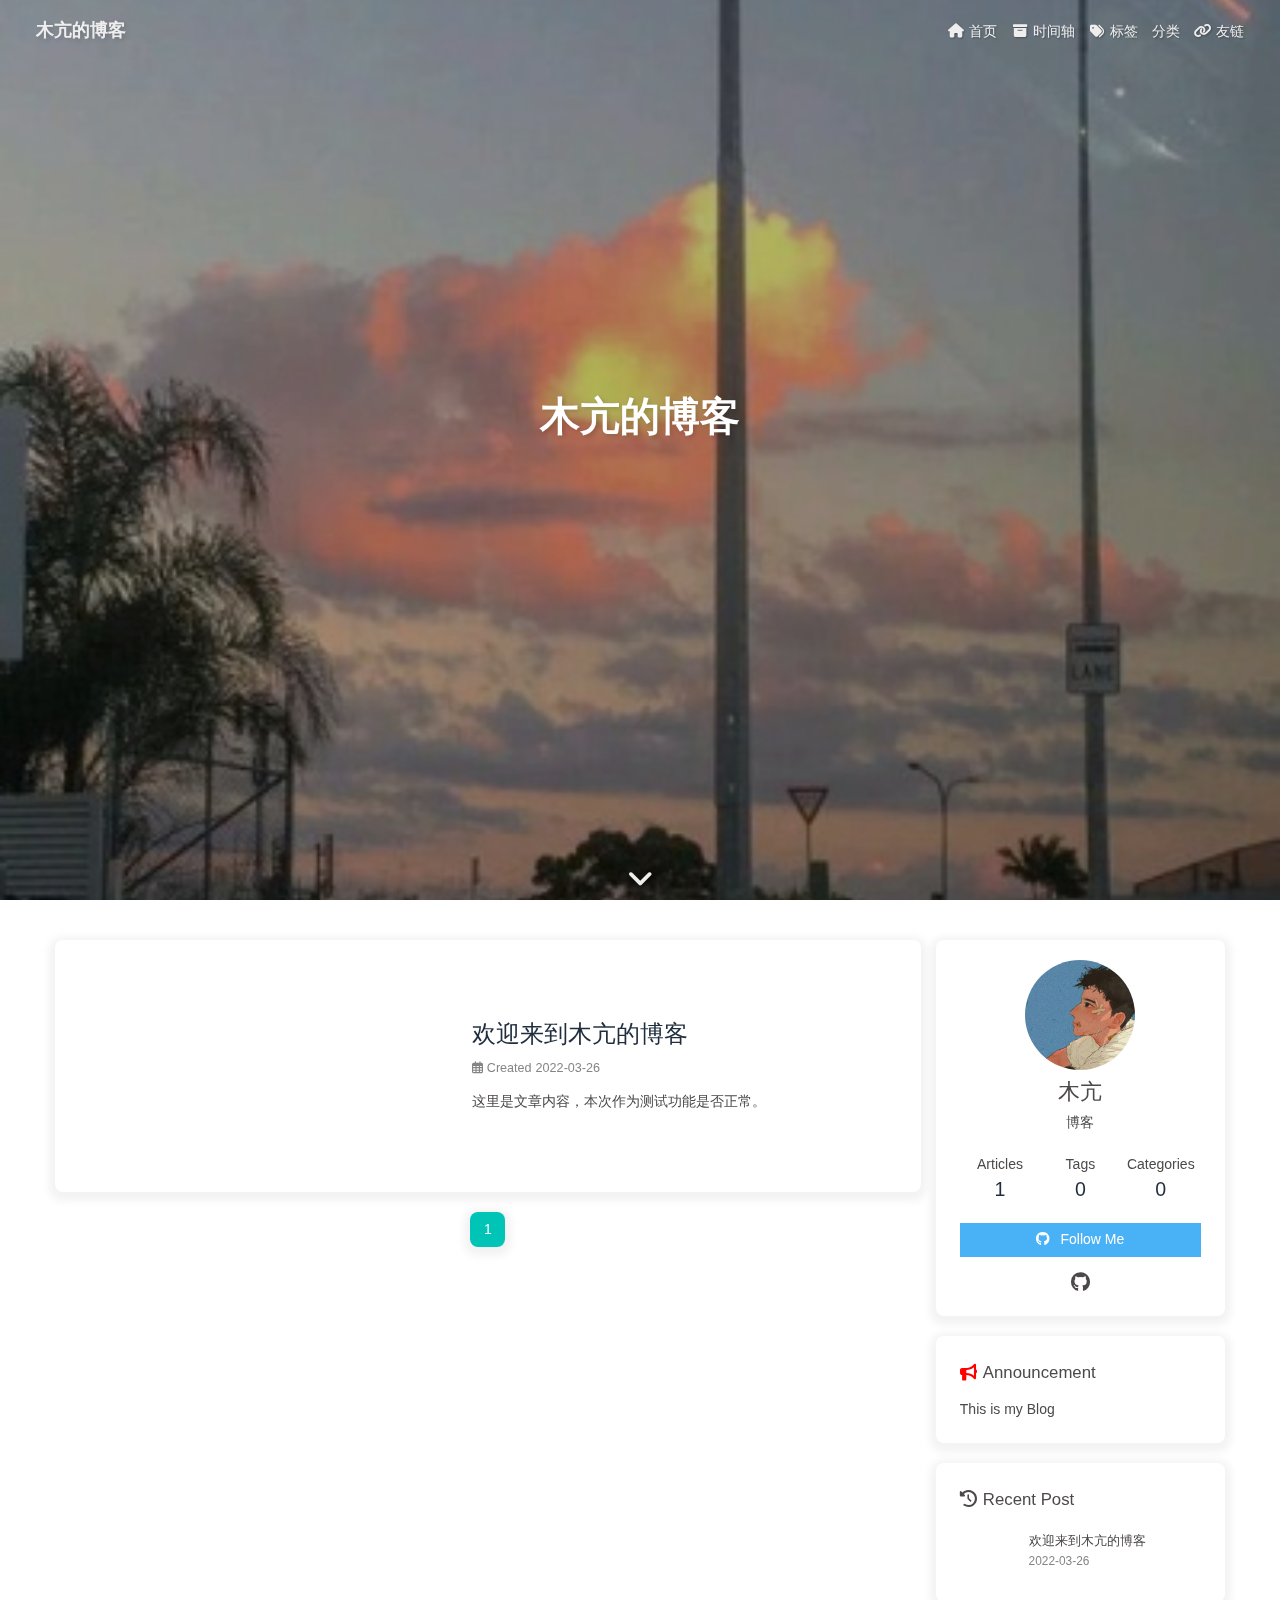
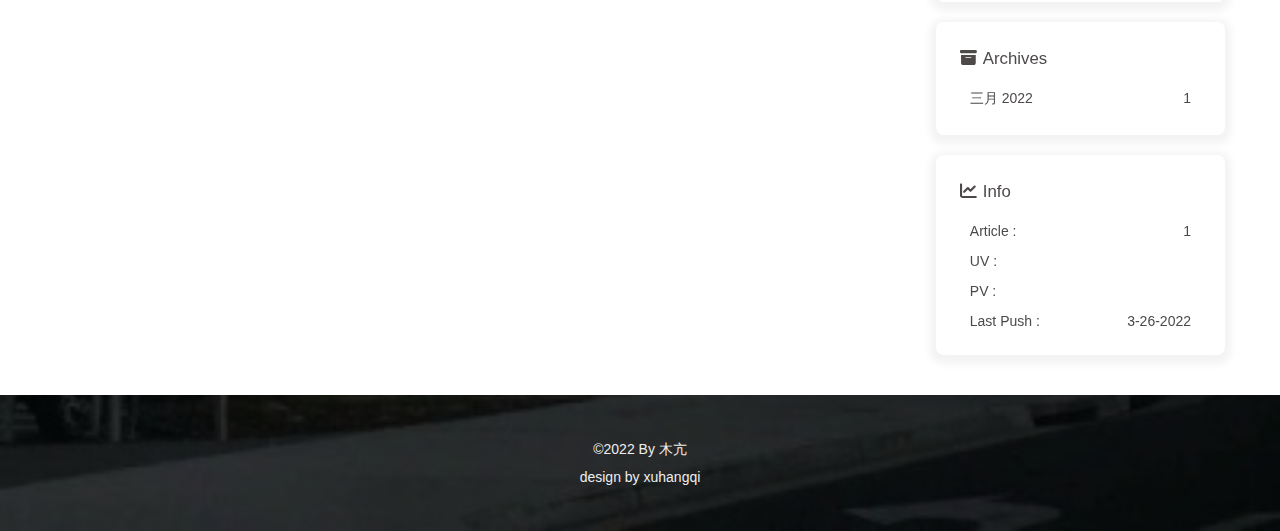
<file: index.html>
<!DOCTYPE html><html lang="zh_CN" data-theme="light"><head><meta charset="UTF-8"><meta http-equiv="X-UA-Compatible" content="IE=edge"><meta name="viewport" content="width=device-width, initial-scale=1.0, maximum-scale=1.0, user-scalable=no"><title>木亢的博客</title><meta name="author" content="木亢"><meta name="copyright" content="木亢"><meta name="format-detection" content="telephone=no"><meta name="theme-color" content="#ffffff"><meta name="description" content="博客">
<meta property="og:type" content="website">
<meta property="og:title" content="木亢的博客">
<meta property="og:url" content="http://example.com/index.html">
<meta property="og:site_name" content="木亢的博客">
<meta property="og:description" content="博客">
<meta property="og:locale" content="zh_CN">
<meta property="og:image" content="http://example.com/img/log.jpg">
<meta property="article:author" content="木亢">
<meta name="twitter:card" content="summary">
<meta name="twitter:image" content="http://example.com/img/log.jpg"><link rel="shortcut icon" href="/img/favicon.png"><link rel="canonical" href="http://example.com/"><link rel="preconnect" href="//cdn.jsdelivr.net"/><link rel="preconnect" href="//busuanzi.ibruce.info"/><link rel="stylesheet" href="/css/index.css"><link rel="stylesheet" href="https://cdn.jsdelivr.net/npm/@fortawesome/fontawesome-free@6/css/all.min.css" media="print" onload="this.media='all'"><link rel="stylesheet" href="https://cdn.jsdelivr.net/npm/@fancyapps/ui/dist/fancybox.css" media="print" onload="this.media='all'"><script>const GLOBAL_CONFIG = { 
  root: '/',
  algolia: undefined,
  localSearch: undefined,
  translate: undefined,
  noticeOutdate: undefined,
  highlight: {"plugin":"highlighjs","highlightCopy":true,"highlightLang":true,"highlightHeightLimit":false},
  copy: {
    success: 'Copy successfully',
    error: 'Copy error',
    noSupport: 'The browser does not support'
  },
  relativeDate: {
    homepage: false,
    post: false
  },
  runtime: '',
  date_suffix: {
    just: 'Just',
    min: 'minutes ago',
    hour: 'hours ago',
    day: 'days ago',
    month: 'months ago'
  },
  copyright: undefined,
  lightbox: 'fancybox',
  Snackbar: undefined,
  source: {
    justifiedGallery: {
      js: 'https://cdn.jsdelivr.net/npm/flickr-justified-gallery@2/dist/fjGallery.min.js',
      css: 'https://cdn.jsdelivr.net/npm/flickr-justified-gallery@2/dist/fjGallery.min.css'
    }
  },
  isPhotoFigcaption: false,
  islazyload: false,
  isAnchor: false
}</script><script id="config-diff">var GLOBAL_CONFIG_SITE = {
  title: '木亢的博客',
  isPost: false,
  isHome: true,
  isHighlightShrink: false,
  isToc: false,
  postUpdate: '2022-03-26 23:40:32'
}</script><noscript><style type="text/css">
  #nav {
    opacity: 1
  }
  .justified-gallery img {
    opacity: 1
  }

  #recent-posts time,
  #post-meta time {
    display: inline !important
  }
</style></noscript><script>(win=>{
    win.saveToLocal = {
      set: function setWithExpiry(key, value, ttl) {
        if (ttl === 0) return
        const now = new Date()
        const expiryDay = ttl * 86400000
        const item = {
          value: value,
          expiry: now.getTime() + expiryDay,
        }
        localStorage.setItem(key, JSON.stringify(item))
      },

      get: function getWithExpiry(key) {
        const itemStr = localStorage.getItem(key)

        if (!itemStr) {
          return undefined
        }
        const item = JSON.parse(itemStr)
        const now = new Date()

        if (now.getTime() > item.expiry) {
          localStorage.removeItem(key)
          return undefined
        }
        return item.value
      }
    }
  
    win.getScript = url => new Promise((resolve, reject) => {
      const script = document.createElement('script')
      script.src = url
      script.async = true
      script.onerror = reject
      script.onload = script.onreadystatechange = function() {
        const loadState = this.readyState
        if (loadState && loadState !== 'loaded' && loadState !== 'complete') return
        script.onload = script.onreadystatechange = null
        resolve()
      }
      document.head.appendChild(script)
    })
  
      win.activateDarkMode = function () {
        document.documentElement.setAttribute('data-theme', 'dark')
        if (document.querySelector('meta[name="theme-color"]') !== null) {
          document.querySelector('meta[name="theme-color"]').setAttribute('content', '#0d0d0d')
        }
      }
      win.activateLightMode = function () {
        document.documentElement.setAttribute('data-theme', 'light')
        if (document.querySelector('meta[name="theme-color"]') !== null) {
          document.querySelector('meta[name="theme-color"]').setAttribute('content', '#ffffff')
        }
      }
      const t = saveToLocal.get('theme')
    
          if (t === 'dark') activateDarkMode()
          else if (t === 'light') activateLightMode()
        
      const asideStatus = saveToLocal.get('aside-status')
      if (asideStatus !== undefined) {
        if (asideStatus === 'hide') {
          document.documentElement.classList.add('hide-aside')
        } else {
          document.documentElement.classList.remove('hide-aside')
        }
      }
    
    const detectApple = () => {
      if(/iPad|iPhone|iPod|Macintosh/.test(navigator.userAgent)){
        document.documentElement.classList.add('apple')
      }
    }
    detectApple()
    })(window)</script><meta name="generator" content="Hexo 6.1.0"></head><body><div id="web_bg"></div><div id="sidebar"><div id="menu-mask"></div><div id="sidebar-menus"><div class="avatar-img is-center"><img src="/img/log.jpg" onerror="onerror=null;src='/img/friend_404.gif'" alt="avatar"/></div><div class="site-data is-center"><div class="data-item"><a href="/archives/"><div class="headline">Articles</div><div class="length-num">1</div></a></div><div class="data-item"><a href="/tags/"><div class="headline">Tags</div><div class="length-num">0</div></a></div><div class="data-item"><a href="/categories/"><div class="headline">Categories</div><div class="length-num">0</div></a></div></div><hr/><div class="menus_items"><div class="menus_item"><a class="site-page" href="/"><i class="fa-fw fas fa-home"></i><span> 首页</span></a></div><div class="menus_item"><a class="site-page" href="/archives/"><i class="fa-fw fas fa-archive"></i><span> 时间轴</span></a></div><div class="menus_item"><a class="site-page" href="/tags/"><i class="fa-fw fas fa-tags"></i><span> 标签</span></a></div><div class="menus_item"><a class="site-page" href="/categories/%20fas%20fa-folder-open"><span> 分类</span></a></div><div class="menus_item"><a class="site-page" href="/link/"><i class="fa-fw fas fa-link"></i><span> 友链</span></a></div></div></div></div><div class="page" id="body-wrap"><header class="full_page" id="page-header" style="background-image: url('/img/top.jpg')"><nav id="nav"><span id="blog_name"><a id="site-name" href="/">木亢的博客</a></span><div id="menus"><div class="menus_items"><div class="menus_item"><a class="site-page" href="/"><i class="fa-fw fas fa-home"></i><span> 首页</span></a></div><div class="menus_item"><a class="site-page" href="/archives/"><i class="fa-fw fas fa-archive"></i><span> 时间轴</span></a></div><div class="menus_item"><a class="site-page" href="/tags/"><i class="fa-fw fas fa-tags"></i><span> 标签</span></a></div><div class="menus_item"><a class="site-page" href="/categories/%20fas%20fa-folder-open"><span> 分类</span></a></div><div class="menus_item"><a class="site-page" href="/link/"><i class="fa-fw fas fa-link"></i><span> 友链</span></a></div></div><div id="toggle-menu"><a class="site-page"><i class="fas fa-bars fa-fw"></i></a></div></div></nav><div id="site-info"><h1 id="site-title">木亢的博客</h1><div id="site_social_icons"><a class="social-icon" href="https://github.com/xuhangqi" target="_blank" title=""><i class="fab fa-github"></i></a></div></div><div id="scroll-down"><i class="fas fa-angle-down scroll-down-effects"></i></div></header><main class="layout" id="content-inner"><div class="recent-posts" id="recent-posts"><div class="recent-post-item"><div class="post_cover left"><a href="/2022/03/26/hello-world/" title="欢迎来到木亢的博客"><img class="post_bg" src="[data-uri]" onerror="this.onerror=null;this.src='/img/404.jpg'" alt="欢迎来到木亢的博客"></a></div><div class="recent-post-info"><a class="article-title" href="/2022/03/26/hello-world/" title="欢迎来到木亢的博客">欢迎来到木亢的博客</a><div class="article-meta-wrap"><span class="post-meta-date"><i class="far fa-calendar-alt"></i><span class="article-meta-label">Created</span><time datetime="2022-03-26T14:22:37.659Z" title="Created 2022-03-26 22:22:37">2022-03-26</time></span></div><div class="content">这里是文章内容，本次作为测试功能是否正常。
</div></div></div><nav id="pagination"><div class="pagination"><span class="page-number current">1</span></div></nav></div><div class="aside-content" id="aside-content"><div class="card-widget card-info"><div class="is-center"><div class="avatar-img"><img src="/img/log.jpg" onerror="this.onerror=null;this.src='/img/friend_404.gif'" alt="avatar"/></div><div class="author-info__name">木亢</div><div class="author-info__description">博客</div></div><div class="card-info-data is-center"><div class="card-info-data-item"><a href="/archives/"><div class="headline">Articles</div><div class="length-num">1</div></a></div><div class="card-info-data-item"><a href="/tags/"><div class="headline">Tags</div><div class="length-num">0</div></a></div><div class="card-info-data-item"><a href="/categories/"><div class="headline">Categories</div><div class="length-num">0</div></a></div></div><a id="card-info-btn" target="_blank" rel="noopener" href="https://github.com/xxxxxx"><i class="fab fa-github"></i><span>Follow Me</span></a><div class="card-info-social-icons is-center"><a class="social-icon" href="https://github.com/xuhangqi" target="_blank" title=""><i class="fab fa-github"></i></a></div></div><div class="card-widget card-announcement"><div class="item-headline"><i class="fas fa-bullhorn fa-shake"></i><span>Announcement</span></div><div class="announcement_content">This is my Blog</div></div><div class="sticky_layout"><div class="card-widget card-recent-post"><div class="item-headline"><i class="fas fa-history"></i><span>Recent Post</span></div><div class="aside-list"><div class="aside-list-item"><a class="thumbnail" href="/2022/03/26/hello-world/" title="欢迎来到木亢的博客"><img src="[data-uri]" onerror="this.onerror=null;this.src='/img/404.jpg'" alt="欢迎来到木亢的博客"/></a><div class="content"><a class="title" href="/2022/03/26/hello-world/" title="欢迎来到木亢的博客">欢迎来到木亢的博客</a><time datetime="2022-03-26T14:22:37.659Z" title="Created 2022-03-26 22:22:37">2022-03-26</time></div></div></div></div><div class="card-widget card-archives"><div class="item-headline"><i class="fas fa-archive"></i><span>Archives</span></div><ul class="card-archive-list"><li class="card-archive-list-item"><a class="card-archive-list-link" href="/archives/2022/03/"><span class="card-archive-list-date">三月 2022</span><span class="card-archive-list-count">1</span></a></li></ul></div><div class="card-widget card-webinfo"><div class="item-headline"><i class="fas fa-chart-line"></i><span>Info</span></div><div class="webinfo"><div class="webinfo-item"><div class="item-name">Article :</div><div class="item-count">1</div></div><div class="webinfo-item"><div class="item-name">UV :</div><div class="item-count" id="busuanzi_value_site_uv"></div></div><div class="webinfo-item"><div class="item-name">PV :</div><div class="item-count" id="busuanzi_value_site_pv"></div></div><div class="webinfo-item"><div class="item-name">Last Push :</div><div class="item-count" id="last-push-date" data-lastPushDate="2022-03-26T15:40:32.036Z"></div></div></div></div></div></div></main><footer id="footer" style="background-image: url('/img/top.jpg')"><div id="footer-wrap"><div class="copyright">&copy;2022 By 木亢</div><div class="footer_custom_text">design by xuhangqi</div></div></footer></div><div id="rightside"><div id="rightside-config-hide"><button id="darkmode" type="button" title="Toggle Between Light And Dark Mode"><i class="fas fa-adjust"></i></button><button id="hide-aside-btn" type="button" title="Toggle between single-column and double-column"><i class="fas fa-arrows-alt-h"></i></button></div><div id="rightside-config-show"><button id="rightside_config" type="button" title="Setting"><i class="fas fa-cog fa-spin"></i></button><button id="chat_btn" type="button" title="Chat"><i class="fas fa-sms"></i></button><button id="go-up" type="button" title="Back To Top"><i class="fas fa-arrow-up"></i></button></div></div><div><script src="/js/utils.js"></script><script src="/js/main.js"></script><script src="https://cdn.jsdelivr.net/npm/@fancyapps/ui/dist/fancybox.umd.js"></script><div class="js-pjax"></div><script async data-pjax src="//busuanzi.ibruce.info/busuanzi/2.3/busuanzi.pure.mini.js"></script></div></body></html>
</file>
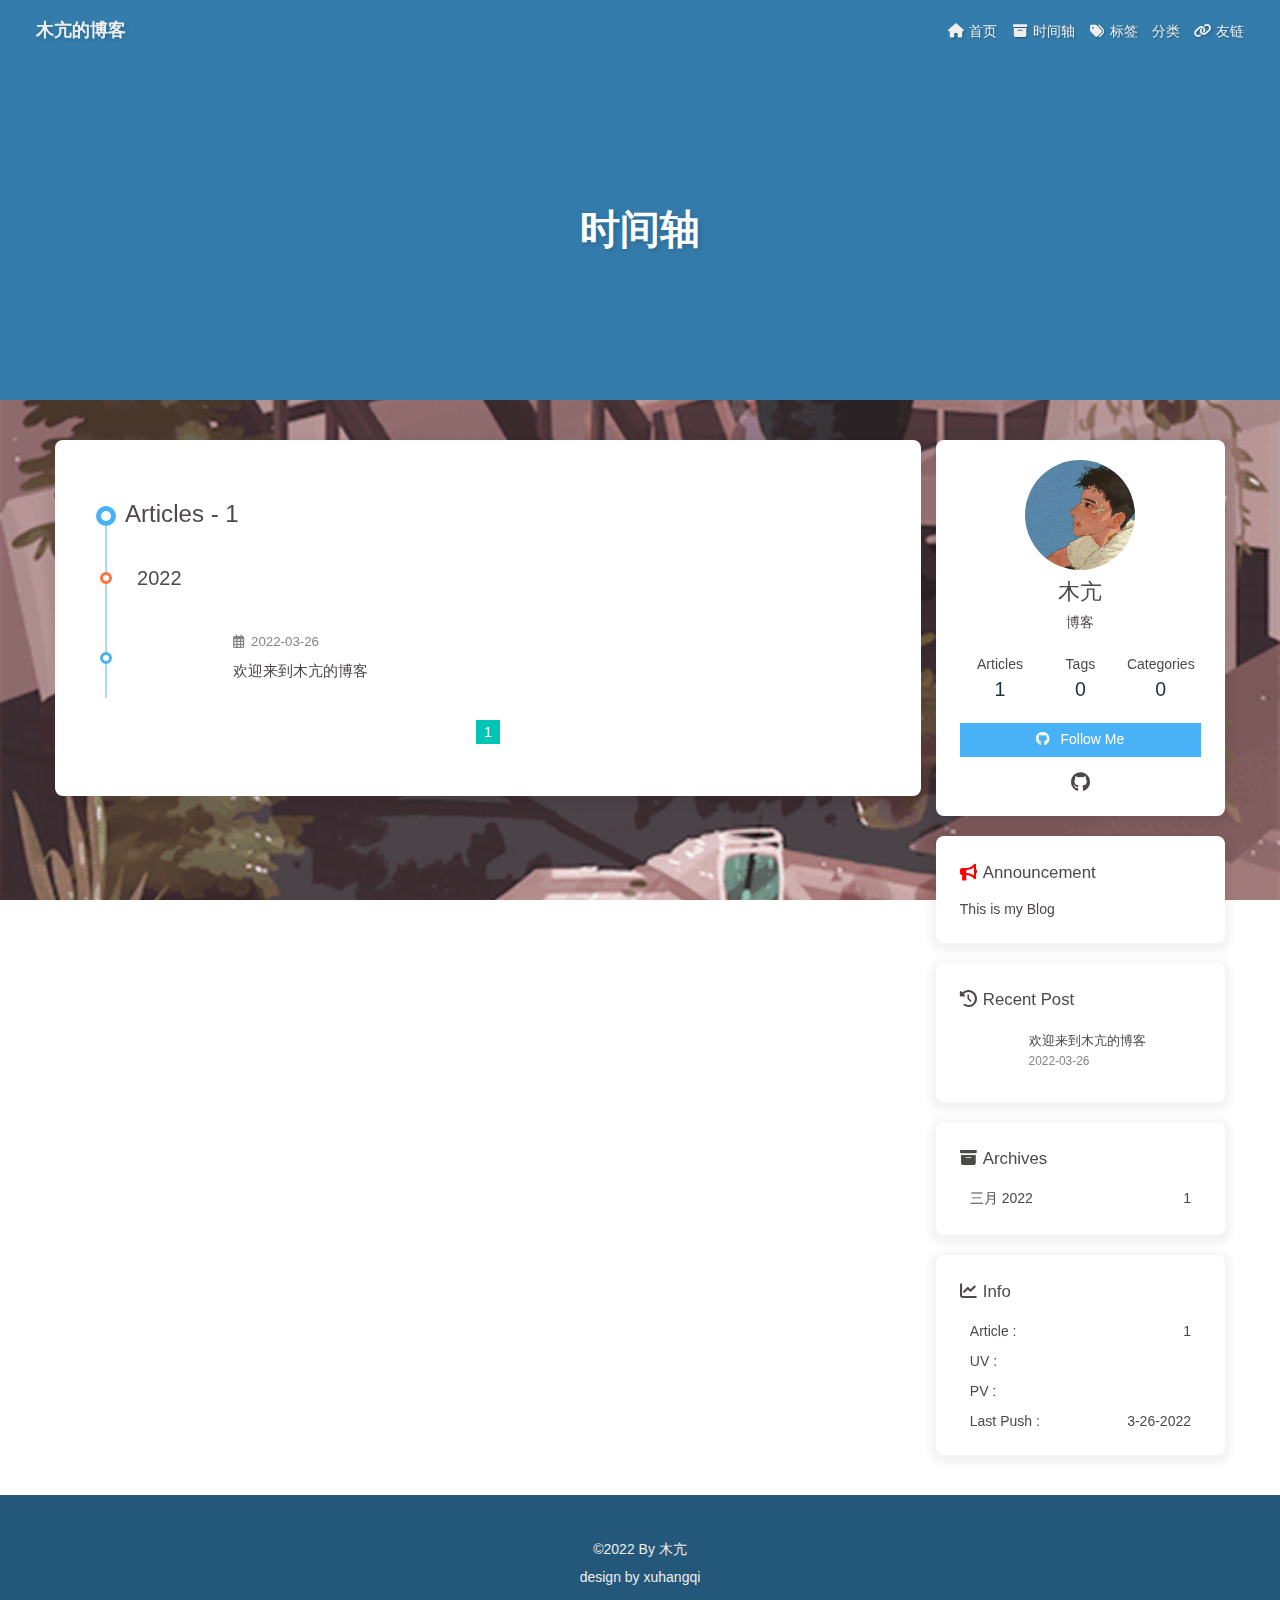
<file: archives/index.html>
<!DOCTYPE html><html lang="zh_CN" data-theme="light"><head><meta charset="UTF-8"><meta http-equiv="X-UA-Compatible" content="IE=edge"><meta name="viewport" content="width=device-width, initial-scale=1.0, maximum-scale=1.0, user-scalable=no"><title>时间轴 | 木亢的博客</title><meta name="author" content="木亢"><meta name="copyright" content="木亢"><meta name="format-detection" content="telephone=no"><meta name="theme-color" content="#ffffff"><meta name="description" content="博客">
<meta property="og:type" content="website">
<meta property="og:title" content="木亢的博客">
<meta property="og:url" content="http://example.com/archives/index.html">
<meta property="og:site_name" content="木亢的博客">
<meta property="og:description" content="博客">
<meta property="og:locale" content="zh_CN">
<meta property="og:image" content="http://example.com/img/log.jpg">
<meta property="article:author" content="木亢">
<meta name="twitter:card" content="summary">
<meta name="twitter:image" content="http://example.com/img/log.jpg"><link rel="shortcut icon" href="/img/favicon.png"><link rel="canonical" href="http://example.com/archives/"><link rel="preconnect" href="//cdn.jsdelivr.net"/><link rel="preconnect" href="//busuanzi.ibruce.info"/><link rel="stylesheet" href="/css/index.css"><link rel="stylesheet" href="https://cdn.jsdelivr.net/npm/@fortawesome/fontawesome-free@6/css/all.min.css" media="print" onload="this.media='all'"><link rel="stylesheet" href="https://cdn.jsdelivr.net/npm/@fancyapps/ui/dist/fancybox.css" media="print" onload="this.media='all'"><script>const GLOBAL_CONFIG = { 
  root: '/',
  algolia: undefined,
  localSearch: undefined,
  translate: undefined,
  noticeOutdate: undefined,
  highlight: {"plugin":"highlighjs","highlightCopy":true,"highlightLang":true,"highlightHeightLimit":false},
  copy: {
    success: 'Copy successfully',
    error: 'Copy error',
    noSupport: 'The browser does not support'
  },
  relativeDate: {
    homepage: false,
    post: false
  },
  runtime: '',
  date_suffix: {
    just: 'Just',
    min: 'minutes ago',
    hour: 'hours ago',
    day: 'days ago',
    month: 'months ago'
  },
  copyright: undefined,
  lightbox: 'fancybox',
  Snackbar: undefined,
  source: {
    justifiedGallery: {
      js: 'https://cdn.jsdelivr.net/npm/flickr-justified-gallery@2/dist/fjGallery.min.js',
      css: 'https://cdn.jsdelivr.net/npm/flickr-justified-gallery@2/dist/fjGallery.min.css'
    }
  },
  isPhotoFigcaption: false,
  islazyload: false,
  isAnchor: false
}</script><script id="config-diff">var GLOBAL_CONFIG_SITE = {
  title: '时间轴',
  isPost: false,
  isHome: false,
  isHighlightShrink: false,
  isToc: false,
  postUpdate: '2022-03-26 23:40:32'
}</script><noscript><style type="text/css">
  #nav {
    opacity: 1
  }
  .justified-gallery img {
    opacity: 1
  }

  #recent-posts time,
  #post-meta time {
    display: inline !important
  }
</style></noscript><script>(win=>{
    win.saveToLocal = {
      set: function setWithExpiry(key, value, ttl) {
        if (ttl === 0) return
        const now = new Date()
        const expiryDay = ttl * 86400000
        const item = {
          value: value,
          expiry: now.getTime() + expiryDay,
        }
        localStorage.setItem(key, JSON.stringify(item))
      },

      get: function getWithExpiry(key) {
        const itemStr = localStorage.getItem(key)

        if (!itemStr) {
          return undefined
        }
        const item = JSON.parse(itemStr)
        const now = new Date()

        if (now.getTime() > item.expiry) {
          localStorage.removeItem(key)
          return undefined
        }
        return item.value
      }
    }
  
    win.getScript = url => new Promise((resolve, reject) => {
      const script = document.createElement('script')
      script.src = url
      script.async = true
      script.onerror = reject
      script.onload = script.onreadystatechange = function() {
        const loadState = this.readyState
        if (loadState && loadState !== 'loaded' && loadState !== 'complete') return
        script.onload = script.onreadystatechange = null
        resolve()
      }
      document.head.appendChild(script)
    })
  
      win.activateDarkMode = function () {
        document.documentElement.setAttribute('data-theme', 'dark')
        if (document.querySelector('meta[name="theme-color"]') !== null) {
          document.querySelector('meta[name="theme-color"]').setAttribute('content', '#0d0d0d')
        }
      }
      win.activateLightMode = function () {
        document.documentElement.setAttribute('data-theme', 'light')
        if (document.querySelector('meta[name="theme-color"]') !== null) {
          document.querySelector('meta[name="theme-color"]').setAttribute('content', '#ffffff')
        }
      }
      const t = saveToLocal.get('theme')
    
          if (t === 'dark') activateDarkMode()
          else if (t === 'light') activateLightMode()
        
      const asideStatus = saveToLocal.get('aside-status')
      if (asideStatus !== undefined) {
        if (asideStatus === 'hide') {
          document.documentElement.classList.add('hide-aside')
        } else {
          document.documentElement.classList.remove('hide-aside')
        }
      }
    
    const detectApple = () => {
      if(/iPad|iPhone|iPod|Macintosh/.test(navigator.userAgent)){
        document.documentElement.classList.add('apple')
      }
    }
    detectApple()
    })(window)</script><meta name="generator" content="Hexo 6.1.0"></head><body><div id="web_bg"></div><div id="sidebar"><div id="menu-mask"></div><div id="sidebar-menus"><div class="avatar-img is-center"><img src="/img/log.jpg" onerror="onerror=null;src='/img/friend_404.gif'" alt="avatar"/></div><div class="site-data is-center"><div class="data-item"><a href="/archives/"><div class="headline">Articles</div><div class="length-num">1</div></a></div><div class="data-item"><a href="/tags/"><div class="headline">Tags</div><div class="length-num">0</div></a></div><div class="data-item"><a href="/categories/"><div class="headline">Categories</div><div class="length-num">0</div></a></div></div><hr/><div class="menus_items"><div class="menus_item"><a class="site-page" href="/"><i class="fa-fw fas fa-home"></i><span> 首页</span></a></div><div class="menus_item"><a class="site-page" href="/archives/"><i class="fa-fw fas fa-archive"></i><span> 时间轴</span></a></div><div class="menus_item"><a class="site-page" href="/tags/"><i class="fa-fw fas fa-tags"></i><span> 标签</span></a></div><div class="menus_item"><a class="site-page" href="/categories/%20fas%20fa-folder-open"><span> 分类</span></a></div><div class="menus_item"><a class="site-page" href="/link/"><i class="fa-fw fas fa-link"></i><span> 友链</span></a></div></div></div></div><div class="page" id="body-wrap"><header class="not-home-page" id="page-header"><nav id="nav"><span id="blog_name"><a id="site-name" href="/">木亢的博客</a></span><div id="menus"><div class="menus_items"><div class="menus_item"><a class="site-page" href="/"><i class="fa-fw fas fa-home"></i><span> 首页</span></a></div><div class="menus_item"><a class="site-page" href="/archives/"><i class="fa-fw fas fa-archive"></i><span> 时间轴</span></a></div><div class="menus_item"><a class="site-page" href="/tags/"><i class="fa-fw fas fa-tags"></i><span> 标签</span></a></div><div class="menus_item"><a class="site-page" href="/categories/%20fas%20fa-folder-open"><span> 分类</span></a></div><div class="menus_item"><a class="site-page" href="/link/"><i class="fa-fw fas fa-link"></i><span> 友链</span></a></div></div><div id="toggle-menu"><a class="site-page"><i class="fas fa-bars fa-fw"></i></a></div></div></nav><div id="page-site-info"><h1 id="site-title">时间轴</h1></div></header><main class="layout" id="content-inner"><div id="archive"><div class="article-sort-title">Articles - 1</div><div class="article-sort"><div class="article-sort-item year">2022</div><div class="article-sort-item"><a class="article-sort-item-img" href="/2022/03/26/hello-world/" title="欢迎来到木亢的博客"><img src="[data-uri]" alt="欢迎来到木亢的博客" onerror="this.onerror=null;this.src='/img/404.jpg'"></a><div class="article-sort-item-info"><div class="article-sort-item-time"><i class="far fa-calendar-alt"></i><time class="post-meta-date-created" datetime="2022-03-26T14:22:37.659Z" title="Created 2022-03-26 22:22:37">2022-03-26</time></div><a class="article-sort-item-title" href="/2022/03/26/hello-world/" title="欢迎来到木亢的博客">欢迎来到木亢的博客</a></div></div></div><nav id="pagination"><div class="pagination"><span class="page-number current">1</span></div></nav></div><div class="aside-content" id="aside-content"><div class="card-widget card-info"><div class="is-center"><div class="avatar-img"><img src="/img/log.jpg" onerror="this.onerror=null;this.src='/img/friend_404.gif'" alt="avatar"/></div><div class="author-info__name">木亢</div><div class="author-info__description">博客</div></div><div class="card-info-data is-center"><div class="card-info-data-item"><a href="/archives/"><div class="headline">Articles</div><div class="length-num">1</div></a></div><div class="card-info-data-item"><a href="/tags/"><div class="headline">Tags</div><div class="length-num">0</div></a></div><div class="card-info-data-item"><a href="/categories/"><div class="headline">Categories</div><div class="length-num">0</div></a></div></div><a id="card-info-btn" target="_blank" rel="noopener" href="https://github.com/xxxxxx"><i class="fab fa-github"></i><span>Follow Me</span></a><div class="card-info-social-icons is-center"><a class="social-icon" href="https://github.com/xuhangqi" target="_blank" title=""><i class="fab fa-github"></i></a></div></div><div class="card-widget card-announcement"><div class="item-headline"><i class="fas fa-bullhorn fa-shake"></i><span>Announcement</span></div><div class="announcement_content">This is my Blog</div></div><div class="sticky_layout"><div class="card-widget card-recent-post"><div class="item-headline"><i class="fas fa-history"></i><span>Recent Post</span></div><div class="aside-list"><div class="aside-list-item"><a class="thumbnail" href="/2022/03/26/hello-world/" title="欢迎来到木亢的博客"><img src="[data-uri]" onerror="this.onerror=null;this.src='/img/404.jpg'" alt="欢迎来到木亢的博客"/></a><div class="content"><a class="title" href="/2022/03/26/hello-world/" title="欢迎来到木亢的博客">欢迎来到木亢的博客</a><time datetime="2022-03-26T14:22:37.659Z" title="Created 2022-03-26 22:22:37">2022-03-26</time></div></div></div></div><div class="card-widget card-archives"><div class="item-headline"><i class="fas fa-archive"></i><span>Archives</span></div><ul class="card-archive-list"><li class="card-archive-list-item"><a class="card-archive-list-link" href="/archives/2022/03/"><span class="card-archive-list-date">三月 2022</span><span class="card-archive-list-count">1</span></a></li></ul></div><div class="card-widget card-webinfo"><div class="item-headline"><i class="fas fa-chart-line"></i><span>Info</span></div><div class="webinfo"><div class="webinfo-item"><div class="item-name">Article :</div><div class="item-count">1</div></div><div class="webinfo-item"><div class="item-name">UV :</div><div class="item-count" id="busuanzi_value_site_uv"></div></div><div class="webinfo-item"><div class="item-name">PV :</div><div class="item-count" id="busuanzi_value_site_pv"></div></div><div class="webinfo-item"><div class="item-name">Last Push :</div><div class="item-count" id="last-push-date" data-lastPushDate="2022-03-26T15:40:32.036Z"></div></div></div></div></div></div></main><footer id="footer"><div id="footer-wrap"><div class="copyright">&copy;2022 By 木亢</div><div class="footer_custom_text">design by xuhangqi</div></div></footer></div><div id="rightside"><div id="rightside-config-hide"><button id="darkmode" type="button" title="Toggle Between Light And Dark Mode"><i class="fas fa-adjust"></i></button><button id="hide-aside-btn" type="button" title="Toggle between single-column and double-column"><i class="fas fa-arrows-alt-h"></i></button></div><div id="rightside-config-show"><button id="rightside_config" type="button" title="Setting"><i class="fas fa-cog fa-spin"></i></button><button id="chat_btn" type="button" title="Chat"><i class="fas fa-sms"></i></button><button id="go-up" type="button" title="Back To Top"><i class="fas fa-arrow-up"></i></button></div></div><div><script src="/js/utils.js"></script><script src="/js/main.js"></script><script src="https://cdn.jsdelivr.net/npm/@fancyapps/ui/dist/fancybox.umd.js"></script><div class="js-pjax"></div><script async data-pjax src="//busuanzi.ibruce.info/busuanzi/2.3/busuanzi.pure.mini.js"></script></div></body></html>
</file>
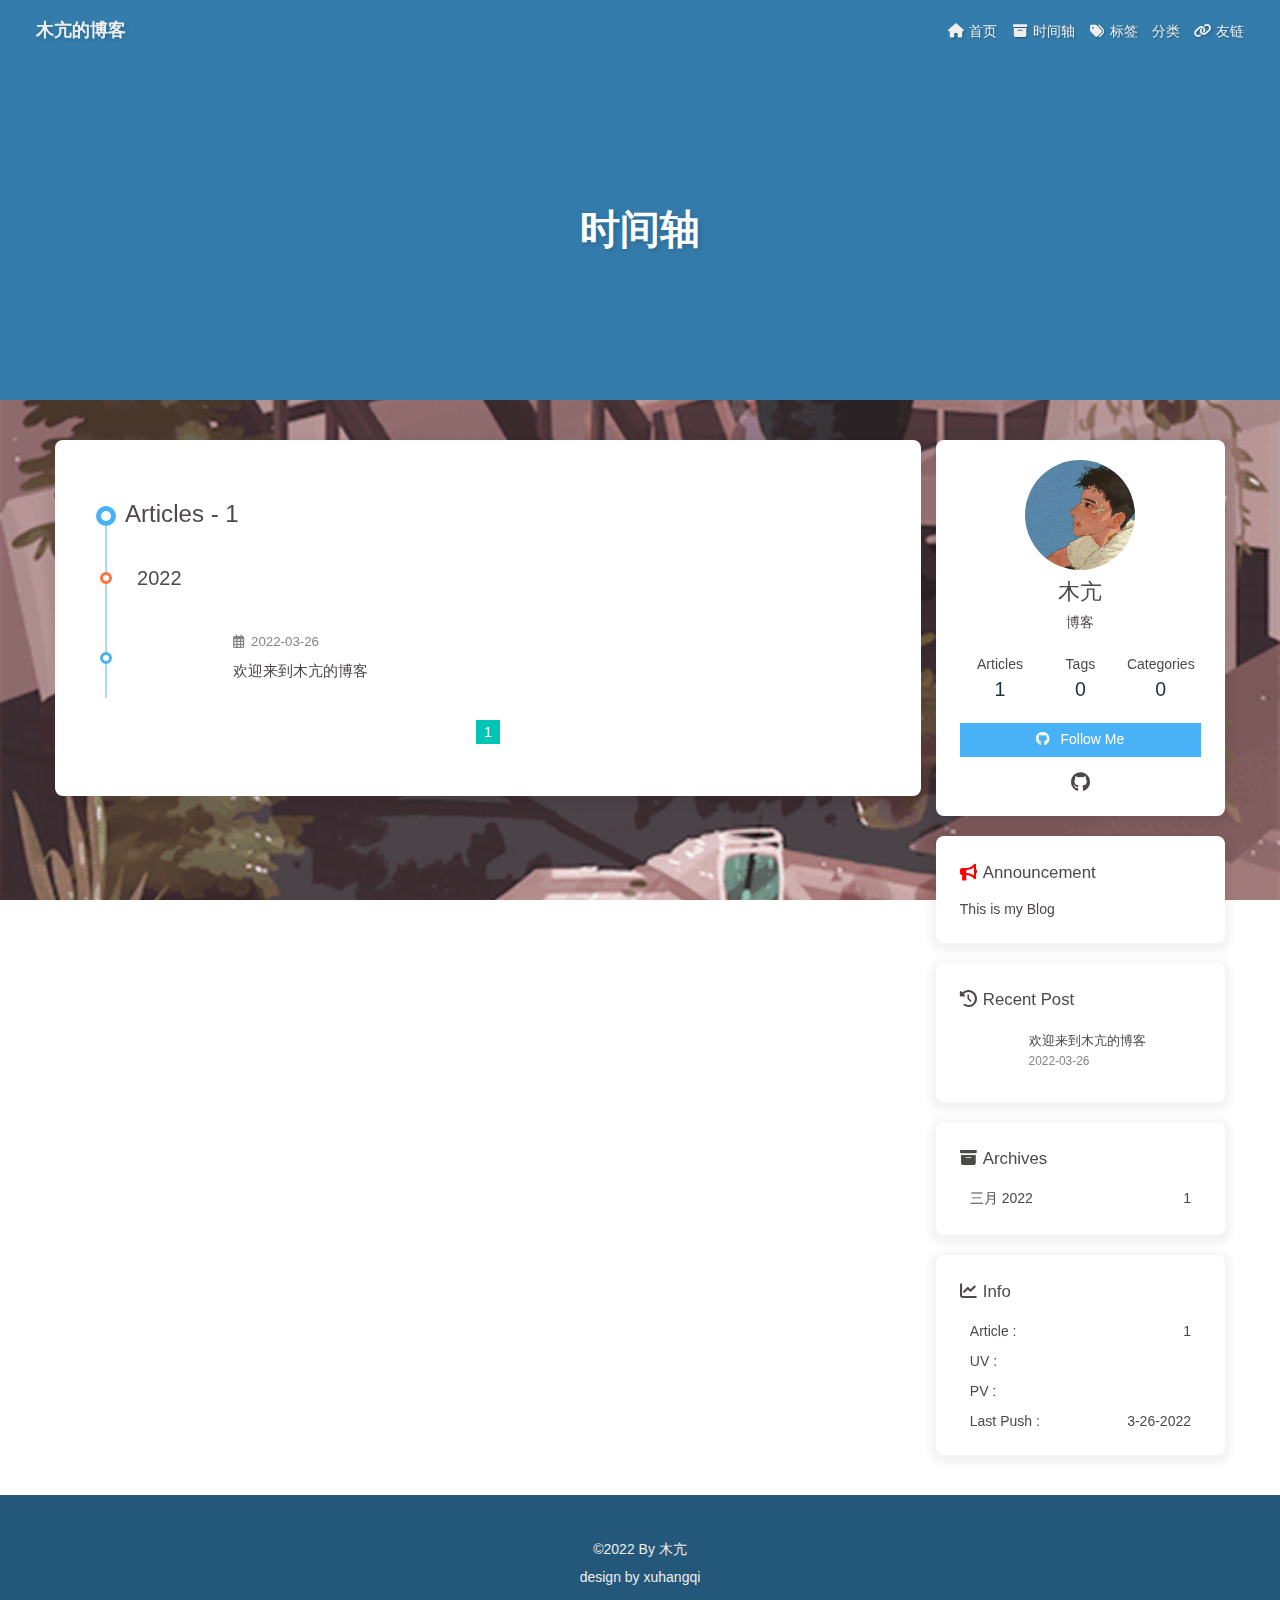
<file: archives/2022/index.html>
<!DOCTYPE html><html lang="zh_CN" data-theme="light"><head><meta charset="UTF-8"><meta http-equiv="X-UA-Compatible" content="IE=edge"><meta name="viewport" content="width=device-width, initial-scale=1.0, maximum-scale=1.0, user-scalable=no"><title>时间轴 | 木亢的博客</title><meta name="author" content="木亢"><meta name="copyright" content="木亢"><meta name="format-detection" content="telephone=no"><meta name="theme-color" content="#ffffff"><meta name="description" content="博客">
<meta property="og:type" content="website">
<meta property="og:title" content="木亢的博客">
<meta property="og:url" content="http://example.com/archives/2022/index.html">
<meta property="og:site_name" content="木亢的博客">
<meta property="og:description" content="博客">
<meta property="og:locale" content="zh_CN">
<meta property="og:image" content="http://example.com/img/log.jpg">
<meta property="article:author" content="木亢">
<meta name="twitter:card" content="summary">
<meta name="twitter:image" content="http://example.com/img/log.jpg"><link rel="shortcut icon" href="/img/favicon.png"><link rel="canonical" href="http://example.com/archives/2022/"><link rel="preconnect" href="//cdn.jsdelivr.net"/><link rel="preconnect" href="//busuanzi.ibruce.info"/><link rel="stylesheet" href="/css/index.css"><link rel="stylesheet" href="https://cdn.jsdelivr.net/npm/@fortawesome/fontawesome-free@6/css/all.min.css" media="print" onload="this.media='all'"><link rel="stylesheet" href="https://cdn.jsdelivr.net/npm/@fancyapps/ui/dist/fancybox.css" media="print" onload="this.media='all'"><script>const GLOBAL_CONFIG = { 
  root: '/',
  algolia: undefined,
  localSearch: undefined,
  translate: undefined,
  noticeOutdate: undefined,
  highlight: {"plugin":"highlighjs","highlightCopy":true,"highlightLang":true,"highlightHeightLimit":false},
  copy: {
    success: 'Copy successfully',
    error: 'Copy error',
    noSupport: 'The browser does not support'
  },
  relativeDate: {
    homepage: false,
    post: false
  },
  runtime: '',
  date_suffix: {
    just: 'Just',
    min: 'minutes ago',
    hour: 'hours ago',
    day: 'days ago',
    month: 'months ago'
  },
  copyright: undefined,
  lightbox: 'fancybox',
  Snackbar: undefined,
  source: {
    justifiedGallery: {
      js: 'https://cdn.jsdelivr.net/npm/flickr-justified-gallery@2/dist/fjGallery.min.js',
      css: 'https://cdn.jsdelivr.net/npm/flickr-justified-gallery@2/dist/fjGallery.min.css'
    }
  },
  isPhotoFigcaption: false,
  islazyload: false,
  isAnchor: false
}</script><script id="config-diff">var GLOBAL_CONFIG_SITE = {
  title: '时间轴',
  isPost: false,
  isHome: false,
  isHighlightShrink: false,
  isToc: false,
  postUpdate: '2022-03-26 23:40:32'
}</script><noscript><style type="text/css">
  #nav {
    opacity: 1
  }
  .justified-gallery img {
    opacity: 1
  }

  #recent-posts time,
  #post-meta time {
    display: inline !important
  }
</style></noscript><script>(win=>{
    win.saveToLocal = {
      set: function setWithExpiry(key, value, ttl) {
        if (ttl === 0) return
        const now = new Date()
        const expiryDay = ttl * 86400000
        const item = {
          value: value,
          expiry: now.getTime() + expiryDay,
        }
        localStorage.setItem(key, JSON.stringify(item))
      },

      get: function getWithExpiry(key) {
        const itemStr = localStorage.getItem(key)

        if (!itemStr) {
          return undefined
        }
        const item = JSON.parse(itemStr)
        const now = new Date()

        if (now.getTime() > item.expiry) {
          localStorage.removeItem(key)
          return undefined
        }
        return item.value
      }
    }
  
    win.getScript = url => new Promise((resolve, reject) => {
      const script = document.createElement('script')
      script.src = url
      script.async = true
      script.onerror = reject
      script.onload = script.onreadystatechange = function() {
        const loadState = this.readyState
        if (loadState && loadState !== 'loaded' && loadState !== 'complete') return
        script.onload = script.onreadystatechange = null
        resolve()
      }
      document.head.appendChild(script)
    })
  
      win.activateDarkMode = function () {
        document.documentElement.setAttribute('data-theme', 'dark')
        if (document.querySelector('meta[name="theme-color"]') !== null) {
          document.querySelector('meta[name="theme-color"]').setAttribute('content', '#0d0d0d')
        }
      }
      win.activateLightMode = function () {
        document.documentElement.setAttribute('data-theme', 'light')
        if (document.querySelector('meta[name="theme-color"]') !== null) {
          document.querySelector('meta[name="theme-color"]').setAttribute('content', '#ffffff')
        }
      }
      const t = saveToLocal.get('theme')
    
          if (t === 'dark') activateDarkMode()
          else if (t === 'light') activateLightMode()
        
      const asideStatus = saveToLocal.get('aside-status')
      if (asideStatus !== undefined) {
        if (asideStatus === 'hide') {
          document.documentElement.classList.add('hide-aside')
        } else {
          document.documentElement.classList.remove('hide-aside')
        }
      }
    
    const detectApple = () => {
      if(/iPad|iPhone|iPod|Macintosh/.test(navigator.userAgent)){
        document.documentElement.classList.add('apple')
      }
    }
    detectApple()
    })(window)</script><meta name="generator" content="Hexo 6.1.0"></head><body><div id="web_bg"></div><div id="sidebar"><div id="menu-mask"></div><div id="sidebar-menus"><div class="avatar-img is-center"><img src="/img/log.jpg" onerror="onerror=null;src='/img/friend_404.gif'" alt="avatar"/></div><div class="site-data is-center"><div class="data-item"><a href="/archives/"><div class="headline">Articles</div><div class="length-num">1</div></a></div><div class="data-item"><a href="/tags/"><div class="headline">Tags</div><div class="length-num">0</div></a></div><div class="data-item"><a href="/categories/"><div class="headline">Categories</div><div class="length-num">0</div></a></div></div><hr/><div class="menus_items"><div class="menus_item"><a class="site-page" href="/"><i class="fa-fw fas fa-home"></i><span> 首页</span></a></div><div class="menus_item"><a class="site-page" href="/archives/"><i class="fa-fw fas fa-archive"></i><span> 时间轴</span></a></div><div class="menus_item"><a class="site-page" href="/tags/"><i class="fa-fw fas fa-tags"></i><span> 标签</span></a></div><div class="menus_item"><a class="site-page" href="/categories/%20fas%20fa-folder-open"><span> 分类</span></a></div><div class="menus_item"><a class="site-page" href="/link/"><i class="fa-fw fas fa-link"></i><span> 友链</span></a></div></div></div></div><div class="page" id="body-wrap"><header class="not-home-page" id="page-header"><nav id="nav"><span id="blog_name"><a id="site-name" href="/">木亢的博客</a></span><div id="menus"><div class="menus_items"><div class="menus_item"><a class="site-page" href="/"><i class="fa-fw fas fa-home"></i><span> 首页</span></a></div><div class="menus_item"><a class="site-page" href="/archives/"><i class="fa-fw fas fa-archive"></i><span> 时间轴</span></a></div><div class="menus_item"><a class="site-page" href="/tags/"><i class="fa-fw fas fa-tags"></i><span> 标签</span></a></div><div class="menus_item"><a class="site-page" href="/categories/%20fas%20fa-folder-open"><span> 分类</span></a></div><div class="menus_item"><a class="site-page" href="/link/"><i class="fa-fw fas fa-link"></i><span> 友链</span></a></div></div><div id="toggle-menu"><a class="site-page"><i class="fas fa-bars fa-fw"></i></a></div></div></nav><div id="page-site-info"><h1 id="site-title">时间轴</h1></div></header><main class="layout" id="content-inner"><div id="archive"><div class="article-sort-title">Articles - 1</div><div class="article-sort"><div class="article-sort-item year">2022</div><div class="article-sort-item"><a class="article-sort-item-img" href="/2022/03/26/hello-world/" title="欢迎来到木亢的博客"><img src="[data-uri]" alt="欢迎来到木亢的博客" onerror="this.onerror=null;this.src='/img/404.jpg'"></a><div class="article-sort-item-info"><div class="article-sort-item-time"><i class="far fa-calendar-alt"></i><time class="post-meta-date-created" datetime="2022-03-26T14:22:37.659Z" title="Created 2022-03-26 22:22:37">2022-03-26</time></div><a class="article-sort-item-title" href="/2022/03/26/hello-world/" title="欢迎来到木亢的博客">欢迎来到木亢的博客</a></div></div></div><nav id="pagination"><div class="pagination"><span class="page-number current">1</span></div></nav></div><div class="aside-content" id="aside-content"><div class="card-widget card-info"><div class="is-center"><div class="avatar-img"><img src="/img/log.jpg" onerror="this.onerror=null;this.src='/img/friend_404.gif'" alt="avatar"/></div><div class="author-info__name">木亢</div><div class="author-info__description">博客</div></div><div class="card-info-data is-center"><div class="card-info-data-item"><a href="/archives/"><div class="headline">Articles</div><div class="length-num">1</div></a></div><div class="card-info-data-item"><a href="/tags/"><div class="headline">Tags</div><div class="length-num">0</div></a></div><div class="card-info-data-item"><a href="/categories/"><div class="headline">Categories</div><div class="length-num">0</div></a></div></div><a id="card-info-btn" target="_blank" rel="noopener" href="https://github.com/xxxxxx"><i class="fab fa-github"></i><span>Follow Me</span></a><div class="card-info-social-icons is-center"><a class="social-icon" href="https://github.com/xuhangqi" target="_blank" title=""><i class="fab fa-github"></i></a></div></div><div class="card-widget card-announcement"><div class="item-headline"><i class="fas fa-bullhorn fa-shake"></i><span>Announcement</span></div><div class="announcement_content">This is my Blog</div></div><div class="sticky_layout"><div class="card-widget card-recent-post"><div class="item-headline"><i class="fas fa-history"></i><span>Recent Post</span></div><div class="aside-list"><div class="aside-list-item"><a class="thumbnail" href="/2022/03/26/hello-world/" title="欢迎来到木亢的博客"><img src="[data-uri]" onerror="this.onerror=null;this.src='/img/404.jpg'" alt="欢迎来到木亢的博客"/></a><div class="content"><a class="title" href="/2022/03/26/hello-world/" title="欢迎来到木亢的博客">欢迎来到木亢的博客</a><time datetime="2022-03-26T14:22:37.659Z" title="Created 2022-03-26 22:22:37">2022-03-26</time></div></div></div></div><div class="card-widget card-archives"><div class="item-headline"><i class="fas fa-archive"></i><span>Archives</span></div><ul class="card-archive-list"><li class="card-archive-list-item"><a class="card-archive-list-link" href="/archives/2022/03/"><span class="card-archive-list-date">三月 2022</span><span class="card-archive-list-count">1</span></a></li></ul></div><div class="card-widget card-webinfo"><div class="item-headline"><i class="fas fa-chart-line"></i><span>Info</span></div><div class="webinfo"><div class="webinfo-item"><div class="item-name">Article :</div><div class="item-count">1</div></div><div class="webinfo-item"><div class="item-name">UV :</div><div class="item-count" id="busuanzi_value_site_uv"></div></div><div class="webinfo-item"><div class="item-name">PV :</div><div class="item-count" id="busuanzi_value_site_pv"></div></div><div class="webinfo-item"><div class="item-name">Last Push :</div><div class="item-count" id="last-push-date" data-lastPushDate="2022-03-26T15:40:32.036Z"></div></div></div></div></div></div></main><footer id="footer"><div id="footer-wrap"><div class="copyright">&copy;2022 By 木亢</div><div class="footer_custom_text">design by xuhangqi</div></div></footer></div><div id="rightside"><div id="rightside-config-hide"><button id="darkmode" type="button" title="Toggle Between Light And Dark Mode"><i class="fas fa-adjust"></i></button><button id="hide-aside-btn" type="button" title="Toggle between single-column and double-column"><i class="fas fa-arrows-alt-h"></i></button></div><div id="rightside-config-show"><button id="rightside_config" type="button" title="Setting"><i class="fas fa-cog fa-spin"></i></button><button id="chat_btn" type="button" title="Chat"><i class="fas fa-sms"></i></button><button id="go-up" type="button" title="Back To Top"><i class="fas fa-arrow-up"></i></button></div></div><div><script src="/js/utils.js"></script><script src="/js/main.js"></script><script src="https://cdn.jsdelivr.net/npm/@fancyapps/ui/dist/fancybox.umd.js"></script><div class="js-pjax"></div><script async data-pjax src="//busuanzi.ibruce.info/busuanzi/2.3/busuanzi.pure.mini.js"></script></div></body></html>
</file>
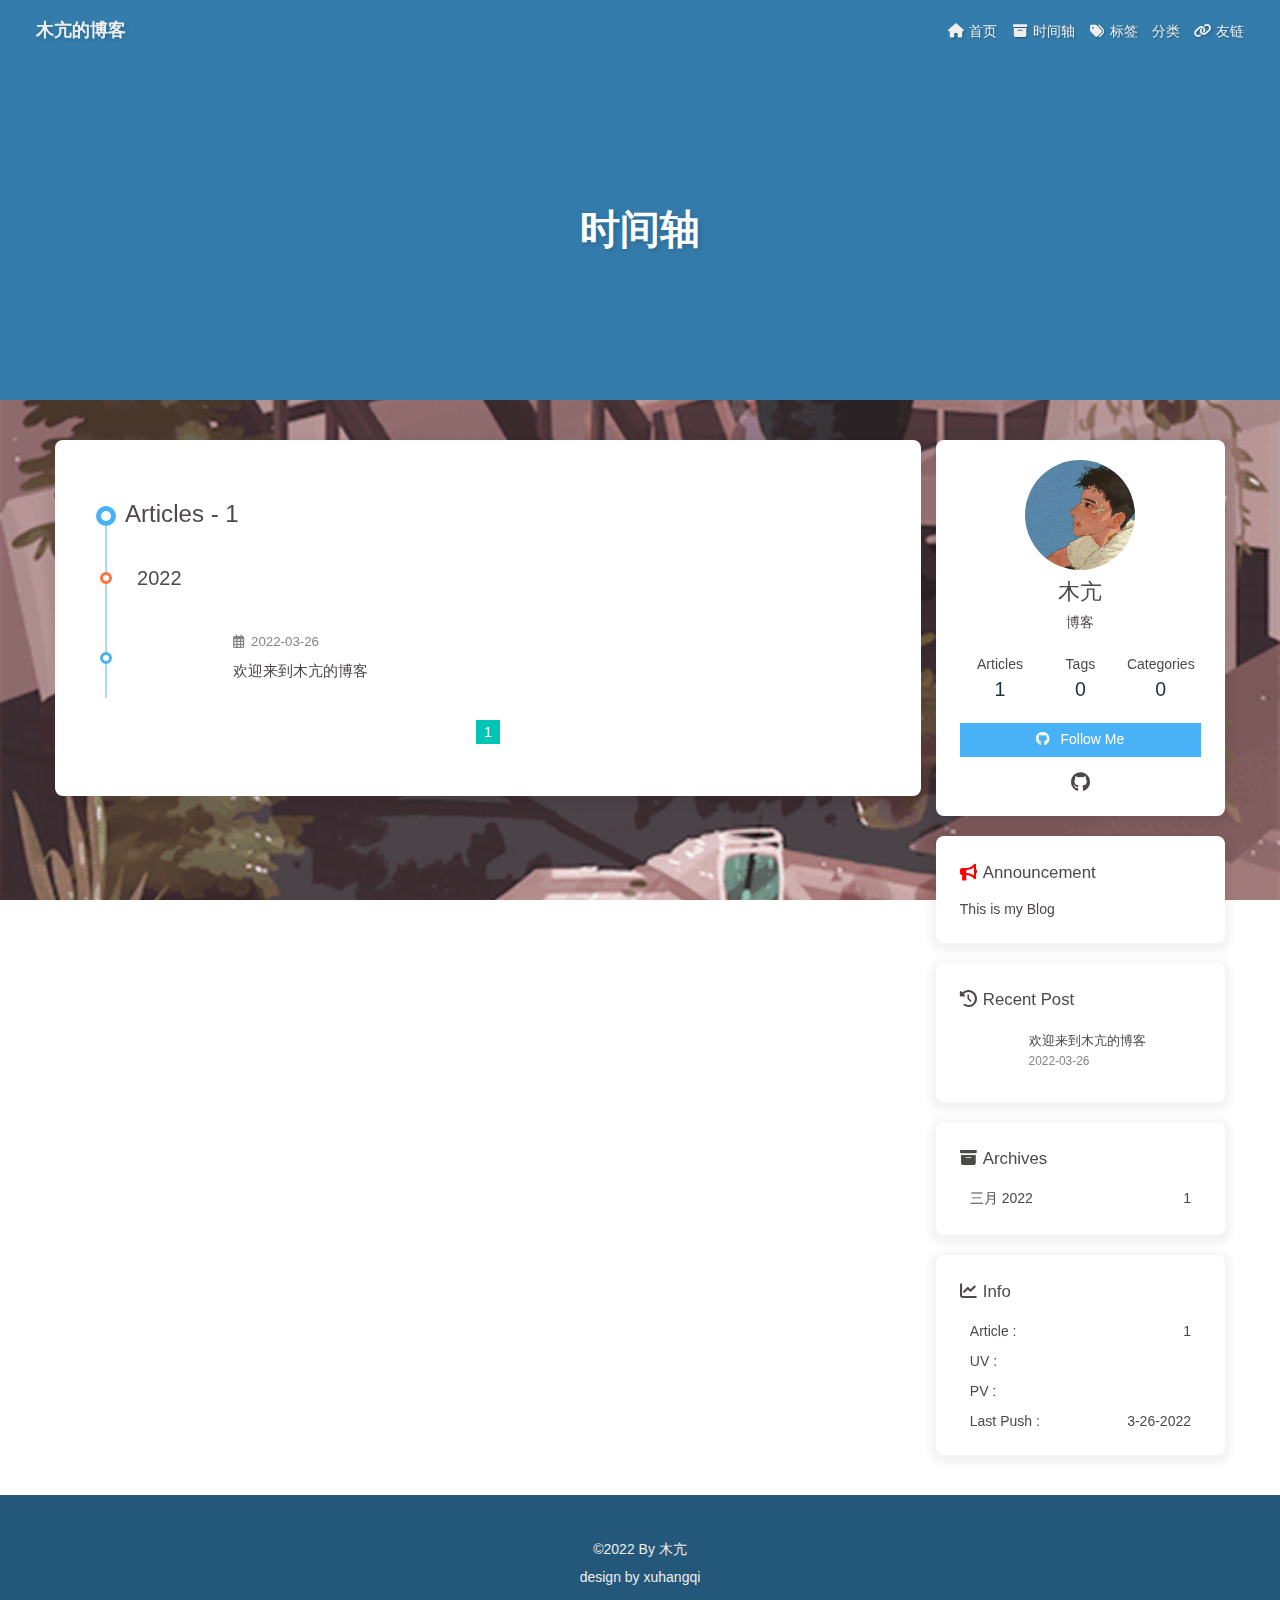
<file: archives/2022/03/index.html>
<!DOCTYPE html><html lang="zh_CN" data-theme="light"><head><meta charset="UTF-8"><meta http-equiv="X-UA-Compatible" content="IE=edge"><meta name="viewport" content="width=device-width, initial-scale=1.0, maximum-scale=1.0, user-scalable=no"><title>时间轴 | 木亢的博客</title><meta name="author" content="木亢"><meta name="copyright" content="木亢"><meta name="format-detection" content="telephone=no"><meta name="theme-color" content="#ffffff"><meta name="description" content="博客">
<meta property="og:type" content="website">
<meta property="og:title" content="木亢的博客">
<meta property="og:url" content="http://example.com/archives/2022/03/index.html">
<meta property="og:site_name" content="木亢的博客">
<meta property="og:description" content="博客">
<meta property="og:locale" content="zh_CN">
<meta property="og:image" content="http://example.com/img/log.jpg">
<meta property="article:author" content="木亢">
<meta name="twitter:card" content="summary">
<meta name="twitter:image" content="http://example.com/img/log.jpg"><link rel="shortcut icon" href="/img/favicon.png"><link rel="canonical" href="http://example.com/archives/2022/03/"><link rel="preconnect" href="//cdn.jsdelivr.net"/><link rel="preconnect" href="//busuanzi.ibruce.info"/><link rel="stylesheet" href="/css/index.css"><link rel="stylesheet" href="https://cdn.jsdelivr.net/npm/@fortawesome/fontawesome-free@6/css/all.min.css" media="print" onload="this.media='all'"><link rel="stylesheet" href="https://cdn.jsdelivr.net/npm/@fancyapps/ui/dist/fancybox.css" media="print" onload="this.media='all'"><script>const GLOBAL_CONFIG = { 
  root: '/',
  algolia: undefined,
  localSearch: undefined,
  translate: undefined,
  noticeOutdate: undefined,
  highlight: {"plugin":"highlighjs","highlightCopy":true,"highlightLang":true,"highlightHeightLimit":false},
  copy: {
    success: 'Copy successfully',
    error: 'Copy error',
    noSupport: 'The browser does not support'
  },
  relativeDate: {
    homepage: false,
    post: false
  },
  runtime: '',
  date_suffix: {
    just: 'Just',
    min: 'minutes ago',
    hour: 'hours ago',
    day: 'days ago',
    month: 'months ago'
  },
  copyright: undefined,
  lightbox: 'fancybox',
  Snackbar: undefined,
  source: {
    justifiedGallery: {
      js: 'https://cdn.jsdelivr.net/npm/flickr-justified-gallery@2/dist/fjGallery.min.js',
      css: 'https://cdn.jsdelivr.net/npm/flickr-justified-gallery@2/dist/fjGallery.min.css'
    }
  },
  isPhotoFigcaption: false,
  islazyload: false,
  isAnchor: false
}</script><script id="config-diff">var GLOBAL_CONFIG_SITE = {
  title: '时间轴',
  isPost: false,
  isHome: false,
  isHighlightShrink: false,
  isToc: false,
  postUpdate: '2022-03-26 23:40:32'
}</script><noscript><style type="text/css">
  #nav {
    opacity: 1
  }
  .justified-gallery img {
    opacity: 1
  }

  #recent-posts time,
  #post-meta time {
    display: inline !important
  }
</style></noscript><script>(win=>{
    win.saveToLocal = {
      set: function setWithExpiry(key, value, ttl) {
        if (ttl === 0) return
        const now = new Date()
        const expiryDay = ttl * 86400000
        const item = {
          value: value,
          expiry: now.getTime() + expiryDay,
        }
        localStorage.setItem(key, JSON.stringify(item))
      },

      get: function getWithExpiry(key) {
        const itemStr = localStorage.getItem(key)

        if (!itemStr) {
          return undefined
        }
        const item = JSON.parse(itemStr)
        const now = new Date()

        if (now.getTime() > item.expiry) {
          localStorage.removeItem(key)
          return undefined
        }
        return item.value
      }
    }
  
    win.getScript = url => new Promise((resolve, reject) => {
      const script = document.createElement('script')
      script.src = url
      script.async = true
      script.onerror = reject
      script.onload = script.onreadystatechange = function() {
        const loadState = this.readyState
        if (loadState && loadState !== 'loaded' && loadState !== 'complete') return
        script.onload = script.onreadystatechange = null
        resolve()
      }
      document.head.appendChild(script)
    })
  
      win.activateDarkMode = function () {
        document.documentElement.setAttribute('data-theme', 'dark')
        if (document.querySelector('meta[name="theme-color"]') !== null) {
          document.querySelector('meta[name="theme-color"]').setAttribute('content', '#0d0d0d')
        }
      }
      win.activateLightMode = function () {
        document.documentElement.setAttribute('data-theme', 'light')
        if (document.querySelector('meta[name="theme-color"]') !== null) {
          document.querySelector('meta[name="theme-color"]').setAttribute('content', '#ffffff')
        }
      }
      const t = saveToLocal.get('theme')
    
          if (t === 'dark') activateDarkMode()
          else if (t === 'light') activateLightMode()
        
      const asideStatus = saveToLocal.get('aside-status')
      if (asideStatus !== undefined) {
        if (asideStatus === 'hide') {
          document.documentElement.classList.add('hide-aside')
        } else {
          document.documentElement.classList.remove('hide-aside')
        }
      }
    
    const detectApple = () => {
      if(/iPad|iPhone|iPod|Macintosh/.test(navigator.userAgent)){
        document.documentElement.classList.add('apple')
      }
    }
    detectApple()
    })(window)</script><meta name="generator" content="Hexo 6.1.0"></head><body><div id="web_bg"></div><div id="sidebar"><div id="menu-mask"></div><div id="sidebar-menus"><div class="avatar-img is-center"><img src="/img/log.jpg" onerror="onerror=null;src='/img/friend_404.gif'" alt="avatar"/></div><div class="site-data is-center"><div class="data-item"><a href="/archives/"><div class="headline">Articles</div><div class="length-num">1</div></a></div><div class="data-item"><a href="/tags/"><div class="headline">Tags</div><div class="length-num">0</div></a></div><div class="data-item"><a href="/categories/"><div class="headline">Categories</div><div class="length-num">0</div></a></div></div><hr/><div class="menus_items"><div class="menus_item"><a class="site-page" href="/"><i class="fa-fw fas fa-home"></i><span> 首页</span></a></div><div class="menus_item"><a class="site-page" href="/archives/"><i class="fa-fw fas fa-archive"></i><span> 时间轴</span></a></div><div class="menus_item"><a class="site-page" href="/tags/"><i class="fa-fw fas fa-tags"></i><span> 标签</span></a></div><div class="menus_item"><a class="site-page" href="/categories/%20fas%20fa-folder-open"><span> 分类</span></a></div><div class="menus_item"><a class="site-page" href="/link/"><i class="fa-fw fas fa-link"></i><span> 友链</span></a></div></div></div></div><div class="page" id="body-wrap"><header class="not-home-page" id="page-header"><nav id="nav"><span id="blog_name"><a id="site-name" href="/">木亢的博客</a></span><div id="menus"><div class="menus_items"><div class="menus_item"><a class="site-page" href="/"><i class="fa-fw fas fa-home"></i><span> 首页</span></a></div><div class="menus_item"><a class="site-page" href="/archives/"><i class="fa-fw fas fa-archive"></i><span> 时间轴</span></a></div><div class="menus_item"><a class="site-page" href="/tags/"><i class="fa-fw fas fa-tags"></i><span> 标签</span></a></div><div class="menus_item"><a class="site-page" href="/categories/%20fas%20fa-folder-open"><span> 分类</span></a></div><div class="menus_item"><a class="site-page" href="/link/"><i class="fa-fw fas fa-link"></i><span> 友链</span></a></div></div><div id="toggle-menu"><a class="site-page"><i class="fas fa-bars fa-fw"></i></a></div></div></nav><div id="page-site-info"><h1 id="site-title">时间轴</h1></div></header><main class="layout" id="content-inner"><div id="archive"><div class="article-sort-title">Articles - 1</div><div class="article-sort"><div class="article-sort-item year">2022</div><div class="article-sort-item"><a class="article-sort-item-img" href="/2022/03/26/hello-world/" title="欢迎来到木亢的博客"><img src="[data-uri]" alt="欢迎来到木亢的博客" onerror="this.onerror=null;this.src='/img/404.jpg'"></a><div class="article-sort-item-info"><div class="article-sort-item-time"><i class="far fa-calendar-alt"></i><time class="post-meta-date-created" datetime="2022-03-26T14:22:37.659Z" title="Created 2022-03-26 22:22:37">2022-03-26</time></div><a class="article-sort-item-title" href="/2022/03/26/hello-world/" title="欢迎来到木亢的博客">欢迎来到木亢的博客</a></div></div></div><nav id="pagination"><div class="pagination"><span class="page-number current">1</span></div></nav></div><div class="aside-content" id="aside-content"><div class="card-widget card-info"><div class="is-center"><div class="avatar-img"><img src="/img/log.jpg" onerror="this.onerror=null;this.src='/img/friend_404.gif'" alt="avatar"/></div><div class="author-info__name">木亢</div><div class="author-info__description">博客</div></div><div class="card-info-data is-center"><div class="card-info-data-item"><a href="/archives/"><div class="headline">Articles</div><div class="length-num">1</div></a></div><div class="card-info-data-item"><a href="/tags/"><div class="headline">Tags</div><div class="length-num">0</div></a></div><div class="card-info-data-item"><a href="/categories/"><div class="headline">Categories</div><div class="length-num">0</div></a></div></div><a id="card-info-btn" target="_blank" rel="noopener" href="https://github.com/xxxxxx"><i class="fab fa-github"></i><span>Follow Me</span></a><div class="card-info-social-icons is-center"><a class="social-icon" href="https://github.com/xuhangqi" target="_blank" title=""><i class="fab fa-github"></i></a></div></div><div class="card-widget card-announcement"><div class="item-headline"><i class="fas fa-bullhorn fa-shake"></i><span>Announcement</span></div><div class="announcement_content">This is my Blog</div></div><div class="sticky_layout"><div class="card-widget card-recent-post"><div class="item-headline"><i class="fas fa-history"></i><span>Recent Post</span></div><div class="aside-list"><div class="aside-list-item"><a class="thumbnail" href="/2022/03/26/hello-world/" title="欢迎来到木亢的博客"><img src="[data-uri]" onerror="this.onerror=null;this.src='/img/404.jpg'" alt="欢迎来到木亢的博客"/></a><div class="content"><a class="title" href="/2022/03/26/hello-world/" title="欢迎来到木亢的博客">欢迎来到木亢的博客</a><time datetime="2022-03-26T14:22:37.659Z" title="Created 2022-03-26 22:22:37">2022-03-26</time></div></div></div></div><div class="card-widget card-archives"><div class="item-headline"><i class="fas fa-archive"></i><span>Archives</span></div><ul class="card-archive-list"><li class="card-archive-list-item"><a class="card-archive-list-link" href="/archives/2022/03/"><span class="card-archive-list-date">三月 2022</span><span class="card-archive-list-count">1</span></a></li></ul></div><div class="card-widget card-webinfo"><div class="item-headline"><i class="fas fa-chart-line"></i><span>Info</span></div><div class="webinfo"><div class="webinfo-item"><div class="item-name">Article :</div><div class="item-count">1</div></div><div class="webinfo-item"><div class="item-name">UV :</div><div class="item-count" id="busuanzi_value_site_uv"></div></div><div class="webinfo-item"><div class="item-name">PV :</div><div class="item-count" id="busuanzi_value_site_pv"></div></div><div class="webinfo-item"><div class="item-name">Last Push :</div><div class="item-count" id="last-push-date" data-lastPushDate="2022-03-26T15:40:32.036Z"></div></div></div></div></div></div></main><footer id="footer"><div id="footer-wrap"><div class="copyright">&copy;2022 By 木亢</div><div class="footer_custom_text">design by xuhangqi</div></div></footer></div><div id="rightside"><div id="rightside-config-hide"><button id="darkmode" type="button" title="Toggle Between Light And Dark Mode"><i class="fas fa-adjust"></i></button><button id="hide-aside-btn" type="button" title="Toggle between single-column and double-column"><i class="fas fa-arrows-alt-h"></i></button></div><div id="rightside-config-show"><button id="rightside_config" type="button" title="Setting"><i class="fas fa-cog fa-spin"></i></button><button id="chat_btn" type="button" title="Chat"><i class="fas fa-sms"></i></button><button id="go-up" type="button" title="Back To Top"><i class="fas fa-arrow-up"></i></button></div></div><div><script src="/js/utils.js"></script><script src="/js/main.js"></script><script src="https://cdn.jsdelivr.net/npm/@fancyapps/ui/dist/fancybox.umd.js"></script><div class="js-pjax"></div><script async data-pjax src="//busuanzi.ibruce.info/busuanzi/2.3/busuanzi.pure.mini.js"></script></div></body></html>
</file>
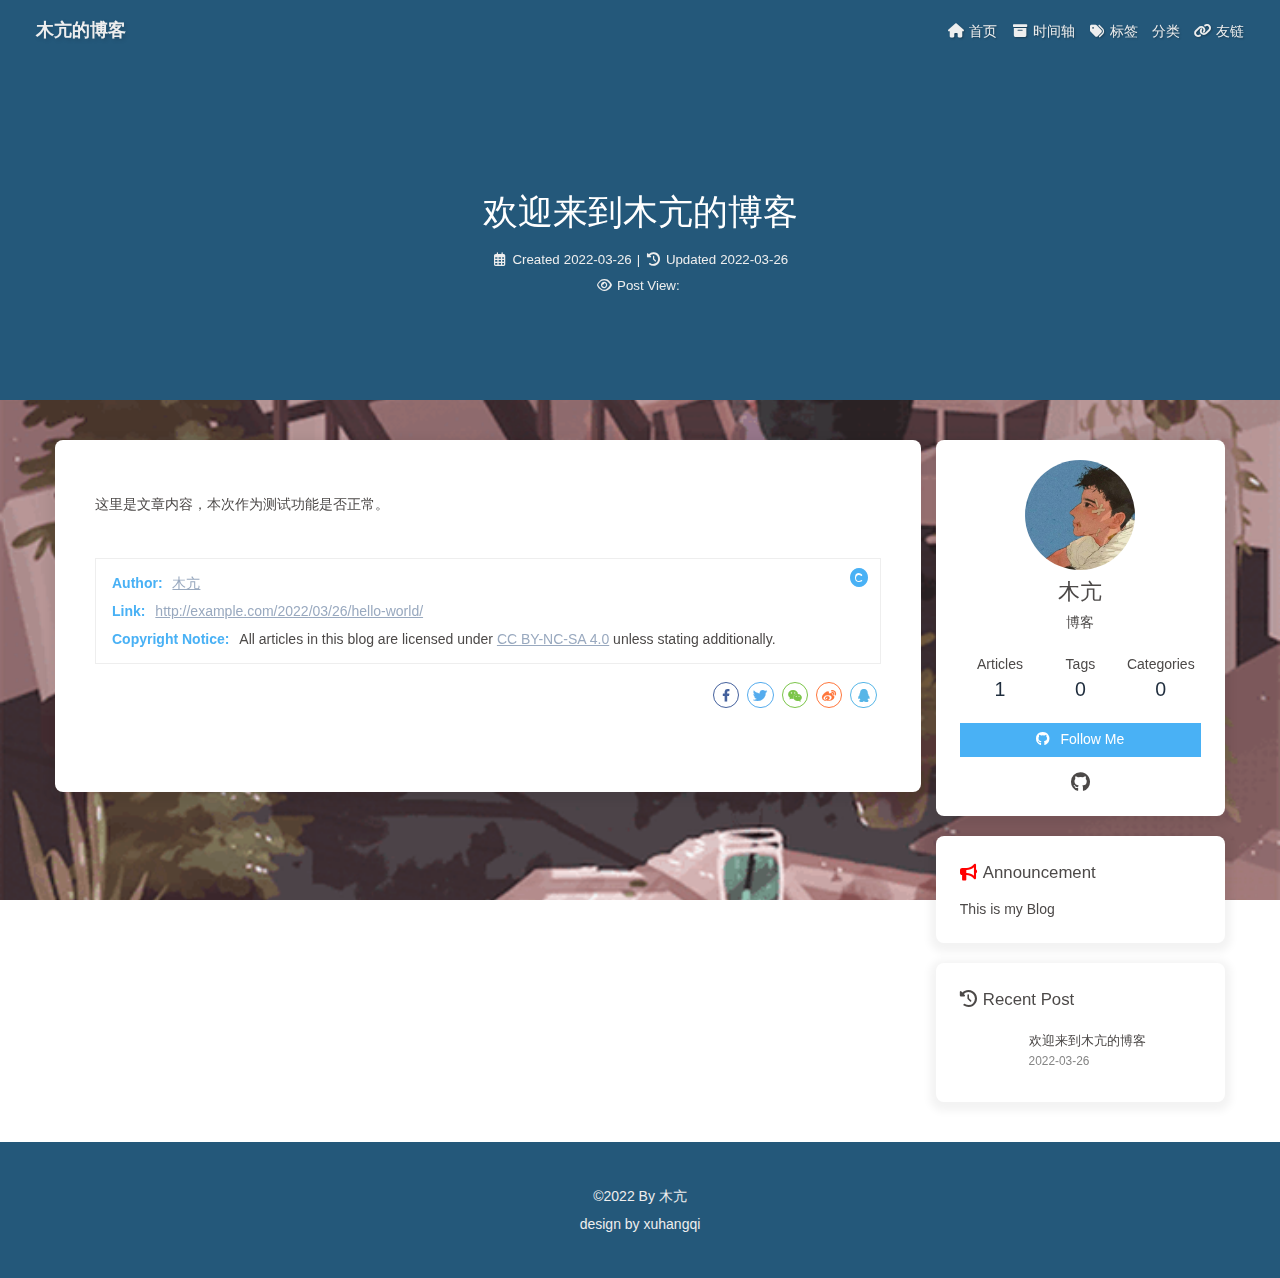
<file: 2022/03/26/hello-world/index.html>
<!DOCTYPE html><html lang="zh_CN" data-theme="light"><head><meta charset="UTF-8"><meta http-equiv="X-UA-Compatible" content="IE=edge"><meta name="viewport" content="width=device-width, initial-scale=1.0, maximum-scale=1.0, user-scalable=no"><title>欢迎来到木亢的博客 | 木亢的博客</title><meta name="author" content="木亢"><meta name="copyright" content="木亢"><meta name="format-detection" content="telephone=no"><meta name="theme-color" content="#ffffff"><meta name="description" content="这里是文章内容，本次作为测试功能是否正常。">
<meta property="og:type" content="article">
<meta property="og:title" content="欢迎来到木亢的博客">
<meta property="og:url" content="http://example.com/2022/03/26/hello-world/index.html">
<meta property="og:site_name" content="木亢的博客">
<meta property="og:description" content="这里是文章内容，本次作为测试功能是否正常。">
<meta property="og:locale" content="zh_CN">
<meta property="og:image" content="[data-uri]">
<meta property="article:published_time" content="2022-03-26T14:22:37.659Z">
<meta property="article:modified_time" content="2022-03-26T14:54:04.616Z">
<meta property="article:author" content="木亢">
<meta name="twitter:card" content="summary">
<meta name="twitter:image" content="[data-uri]"><link rel="shortcut icon" href="/img/favicon.png"><link rel="canonical" href="http://example.com/2022/03/26/hello-world/"><link rel="preconnect" href="//cdn.jsdelivr.net"/><link rel="preconnect" href="//busuanzi.ibruce.info"/><link rel="stylesheet" href="/css/index.css"><link rel="stylesheet" href="https://cdn.jsdelivr.net/npm/@fortawesome/fontawesome-free@6/css/all.min.css" media="print" onload="this.media='all'"><link rel="stylesheet" href="https://cdn.jsdelivr.net/npm/@fancyapps/ui/dist/fancybox.css" media="print" onload="this.media='all'"><script>const GLOBAL_CONFIG = { 
  root: '/',
  algolia: undefined,
  localSearch: undefined,
  translate: undefined,
  noticeOutdate: undefined,
  highlight: {"plugin":"highlighjs","highlightCopy":true,"highlightLang":true,"highlightHeightLimit":false},
  copy: {
    success: 'Copy successfully',
    error: 'Copy error',
    noSupport: 'The browser does not support'
  },
  relativeDate: {
    homepage: false,
    post: false
  },
  runtime: '',
  date_suffix: {
    just: 'Just',
    min: 'minutes ago',
    hour: 'hours ago',
    day: 'days ago',
    month: 'months ago'
  },
  copyright: undefined,
  lightbox: 'fancybox',
  Snackbar: undefined,
  source: {
    justifiedGallery: {
      js: 'https://cdn.jsdelivr.net/npm/flickr-justified-gallery@2/dist/fjGallery.min.js',
      css: 'https://cdn.jsdelivr.net/npm/flickr-justified-gallery@2/dist/fjGallery.min.css'
    }
  },
  isPhotoFigcaption: false,
  islazyload: false,
  isAnchor: false
}</script><script id="config-diff">var GLOBAL_CONFIG_SITE = {
  title: '欢迎来到木亢的博客',
  isPost: true,
  isHome: false,
  isHighlightShrink: false,
  isToc: false,
  postUpdate: '2022-03-26 22:54:04'
}</script><noscript><style type="text/css">
  #nav {
    opacity: 1
  }
  .justified-gallery img {
    opacity: 1
  }

  #recent-posts time,
  #post-meta time {
    display: inline !important
  }
</style></noscript><script>(win=>{
    win.saveToLocal = {
      set: function setWithExpiry(key, value, ttl) {
        if (ttl === 0) return
        const now = new Date()
        const expiryDay = ttl * 86400000
        const item = {
          value: value,
          expiry: now.getTime() + expiryDay,
        }
        localStorage.setItem(key, JSON.stringify(item))
      },

      get: function getWithExpiry(key) {
        const itemStr = localStorage.getItem(key)

        if (!itemStr) {
          return undefined
        }
        const item = JSON.parse(itemStr)
        const now = new Date()

        if (now.getTime() > item.expiry) {
          localStorage.removeItem(key)
          return undefined
        }
        return item.value
      }
    }
  
    win.getScript = url => new Promise((resolve, reject) => {
      const script = document.createElement('script')
      script.src = url
      script.async = true
      script.onerror = reject
      script.onload = script.onreadystatechange = function() {
        const loadState = this.readyState
        if (loadState && loadState !== 'loaded' && loadState !== 'complete') return
        script.onload = script.onreadystatechange = null
        resolve()
      }
      document.head.appendChild(script)
    })
  
      win.activateDarkMode = function () {
        document.documentElement.setAttribute('data-theme', 'dark')
        if (document.querySelector('meta[name="theme-color"]') !== null) {
          document.querySelector('meta[name="theme-color"]').setAttribute('content', '#0d0d0d')
        }
      }
      win.activateLightMode = function () {
        document.documentElement.setAttribute('data-theme', 'light')
        if (document.querySelector('meta[name="theme-color"]') !== null) {
          document.querySelector('meta[name="theme-color"]').setAttribute('content', '#ffffff')
        }
      }
      const t = saveToLocal.get('theme')
    
          if (t === 'dark') activateDarkMode()
          else if (t === 'light') activateLightMode()
        
      const asideStatus = saveToLocal.get('aside-status')
      if (asideStatus !== undefined) {
        if (asideStatus === 'hide') {
          document.documentElement.classList.add('hide-aside')
        } else {
          document.documentElement.classList.remove('hide-aside')
        }
      }
    
    const detectApple = () => {
      if(/iPad|iPhone|iPod|Macintosh/.test(navigator.userAgent)){
        document.documentElement.classList.add('apple')
      }
    }
    detectApple()
    })(window)</script><meta name="generator" content="Hexo 6.1.0"></head><body><div id="web_bg"></div><div id="sidebar"><div id="menu-mask"></div><div id="sidebar-menus"><div class="avatar-img is-center"><img src="/img/log.jpg" onerror="onerror=null;src='/img/friend_404.gif'" alt="avatar"/></div><div class="site-data is-center"><div class="data-item"><a href="/archives/"><div class="headline">Articles</div><div class="length-num">1</div></a></div><div class="data-item"><a href="/tags/"><div class="headline">Tags</div><div class="length-num">0</div></a></div><div class="data-item"><a href="/categories/"><div class="headline">Categories</div><div class="length-num">0</div></a></div></div><hr/><div class="menus_items"><div class="menus_item"><a class="site-page" href="/"><i class="fa-fw fas fa-home"></i><span> 首页</span></a></div><div class="menus_item"><a class="site-page" href="/archives/"><i class="fa-fw fas fa-archive"></i><span> 时间轴</span></a></div><div class="menus_item"><a class="site-page" href="/tags/"><i class="fa-fw fas fa-tags"></i><span> 标签</span></a></div><div class="menus_item"><a class="site-page" href="/categories/%20fas%20fa-folder-open"><span> 分类</span></a></div><div class="menus_item"><a class="site-page" href="/link/"><i class="fa-fw fas fa-link"></i><span> 友链</span></a></div></div></div></div><div class="post" id="body-wrap"><header class="post-bg" id="page-header" style="background-image: url('[data-uri]')"><nav id="nav"><span id="blog_name"><a id="site-name" href="/">木亢的博客</a></span><div id="menus"><div class="menus_items"><div class="menus_item"><a class="site-page" href="/"><i class="fa-fw fas fa-home"></i><span> 首页</span></a></div><div class="menus_item"><a class="site-page" href="/archives/"><i class="fa-fw fas fa-archive"></i><span> 时间轴</span></a></div><div class="menus_item"><a class="site-page" href="/tags/"><i class="fa-fw fas fa-tags"></i><span> 标签</span></a></div><div class="menus_item"><a class="site-page" href="/categories/%20fas%20fa-folder-open"><span> 分类</span></a></div><div class="menus_item"><a class="site-page" href="/link/"><i class="fa-fw fas fa-link"></i><span> 友链</span></a></div></div><div id="toggle-menu"><a class="site-page"><i class="fas fa-bars fa-fw"></i></a></div></div></nav><div id="post-info"><h1 class="post-title">欢迎来到木亢的博客</h1><div id="post-meta"><div class="meta-firstline"><span class="post-meta-date"><i class="far fa-calendar-alt fa-fw post-meta-icon"></i><span class="post-meta-label">Created</span><time class="post-meta-date-created" datetime="2022-03-26T14:22:37.659Z" title="Created 2022-03-26 22:22:37">2022-03-26</time><span class="post-meta-separator">|</span><i class="fas fa-history fa-fw post-meta-icon"></i><span class="post-meta-label">Updated</span><time class="post-meta-date-updated" datetime="2022-03-26T14:54:04.616Z" title="Updated 2022-03-26 22:54:04">2022-03-26</time></span></div><div class="meta-secondline"><span class="post-meta-separator">|</span><span class="post-meta-pv-cv" id="" data-flag-title="欢迎来到木亢的博客"><i class="far fa-eye fa-fw post-meta-icon"></i><span class="post-meta-label">Post View:</span><span id="busuanzi_value_page_pv"></span></span></div></div></div></header><main class="layout" id="content-inner"><div id="post"><article class="post-content" id="article-container"><p>这里是文章内容，本次作为测试功能是否正常。</p>
</article><div class="post-copyright"><div class="post-copyright__author"><span class="post-copyright-meta">Author: </span><span class="post-copyright-info"><a href="mailto:undefined">木亢</a></span></div><div class="post-copyright__type"><span class="post-copyright-meta">Link: </span><span class="post-copyright-info"><a href="http://example.com/2022/03/26/hello-world/">http://example.com/2022/03/26/hello-world/</a></span></div><div class="post-copyright__notice"><span class="post-copyright-meta">Copyright Notice: </span><span class="post-copyright-info">All articles in this blog are licensed under <a target="_blank" rel="noopener" href="https://creativecommons.org/licenses/by-nc-sa/4.0/">CC BY-NC-SA 4.0</a> unless stating additionally.</span></div></div><div class="tag_share"><div class="post-meta__tag-list"></div><div class="post_share"><div class="social-share" data-image="[data-uri]" data-sites="facebook,twitter,wechat,weibo,qq"></div><link rel="stylesheet" href="https://cdn.jsdelivr.net/npm/social-share.js/dist/css/share.min.css" media="print" onload="this.media='all'"><script src="https://cdn.jsdelivr.net/npm/social-share.js/dist/js/social-share.min.js" defer></script></div></div><nav class="pagination-post" id="pagination"></nav></div><div class="aside-content" id="aside-content"><div class="card-widget card-info"><div class="is-center"><div class="avatar-img"><img src="/img/log.jpg" onerror="this.onerror=null;this.src='/img/friend_404.gif'" alt="avatar"/></div><div class="author-info__name">木亢</div><div class="author-info__description">博客</div></div><div class="card-info-data is-center"><div class="card-info-data-item"><a href="/archives/"><div class="headline">Articles</div><div class="length-num">1</div></a></div><div class="card-info-data-item"><a href="/tags/"><div class="headline">Tags</div><div class="length-num">0</div></a></div><div class="card-info-data-item"><a href="/categories/"><div class="headline">Categories</div><div class="length-num">0</div></a></div></div><a id="card-info-btn" target="_blank" rel="noopener" href="https://github.com/xxxxxx"><i class="fab fa-github"></i><span>Follow Me</span></a><div class="card-info-social-icons is-center"><a class="social-icon" href="https://github.com/xuhangqi" target="_blank" title=""><i class="fab fa-github"></i></a></div></div><div class="card-widget card-announcement"><div class="item-headline"><i class="fas fa-bullhorn fa-shake"></i><span>Announcement</span></div><div class="announcement_content">This is my Blog</div></div><div class="sticky_layout"><div class="card-widget card-recent-post"><div class="item-headline"><i class="fas fa-history"></i><span>Recent Post</span></div><div class="aside-list"><div class="aside-list-item"><a class="thumbnail" href="/2022/03/26/hello-world/" title="欢迎来到木亢的博客"><img src="[data-uri]" onerror="this.onerror=null;this.src='/img/404.jpg'" alt="欢迎来到木亢的博客"/></a><div class="content"><a class="title" href="/2022/03/26/hello-world/" title="欢迎来到木亢的博客">欢迎来到木亢的博客</a><time datetime="2022-03-26T14:22:37.659Z" title="Created 2022-03-26 22:22:37">2022-03-26</time></div></div></div></div></div></div></main><footer id="footer" style="background-image: url('[data-uri]')"><div id="footer-wrap"><div class="copyright">&copy;2022 By 木亢</div><div class="footer_custom_text">design by xuhangqi</div></div></footer></div><div id="rightside"><div id="rightside-config-hide"><button id="readmode" type="button" title="Read Mode"><i class="fas fa-book-open"></i></button><button id="darkmode" type="button" title="Toggle Between Light And Dark Mode"><i class="fas fa-adjust"></i></button><button id="hide-aside-btn" type="button" title="Toggle between single-column and double-column"><i class="fas fa-arrows-alt-h"></i></button></div><div id="rightside-config-show"><button id="rightside_config" type="button" title="Setting"><i class="fas fa-cog fa-spin"></i></button><button id="chat_btn" type="button" title="Chat"><i class="fas fa-sms"></i></button><button id="go-up" type="button" title="Back To Top"><i class="fas fa-arrow-up"></i></button></div></div><div><script src="/js/utils.js"></script><script src="/js/main.js"></script><script src="https://cdn.jsdelivr.net/npm/@fancyapps/ui/dist/fancybox.umd.js"></script><div class="js-pjax"></div><script async data-pjax src="//busuanzi.ibruce.info/busuanzi/2.3/busuanzi.pure.mini.js"></script></div></body></html>
</file>
